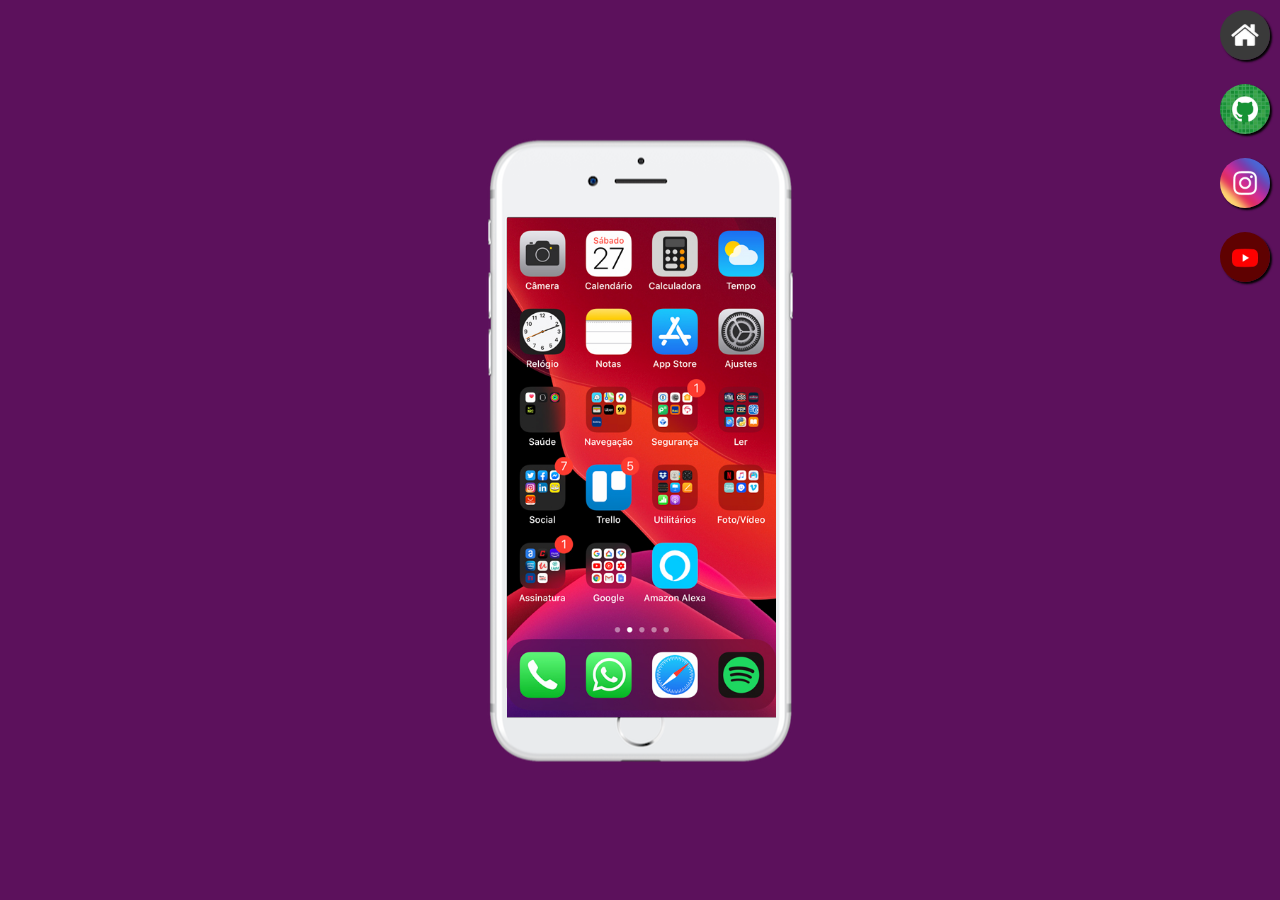
<file: index.html>
<!DOCTYPE html>
<html lang="pt-br">

<head>
  <meta charset="UTF-8">
  <meta name="viewport" content="width=device-width, initial-scale=1.0">
  <title>Redes Sociais</title>
  <link rel="shortcut icon" href="imagens/favicon.ico" type="image/x-icon">
  <link rel="stylesheet" href="estilos/style.css">
</head>

<body>
  <main> <!--ID TELEFONE FICARA AS CONFIG DO TELEFONE-->
    <section id="telefone">

      <iframe src="../home.html" frameborder="0" id="tela" name="tela"></iframe>

    </section> <!--Será as config dos icones-->
    <section id="redes-sociais">

      <a href="home.html" target="tela"><img src="imagens/logo-home.jpg" alt="home"></a><br>

      <a href="github.html" target="tela"><img src="imagens/logo-github.jpg" alt="github"></a><br>

      <a href="instagram.html" target="tela"><img src="imagens/logo-instagram.jpg" alt="instagram"></a><br>

      <a href="youtube.html" target="tela"><img src="imagens/logo-youtube.jpg" alt="youtube"></a>
    </section>
  </main>
</body>

</html>
</file>
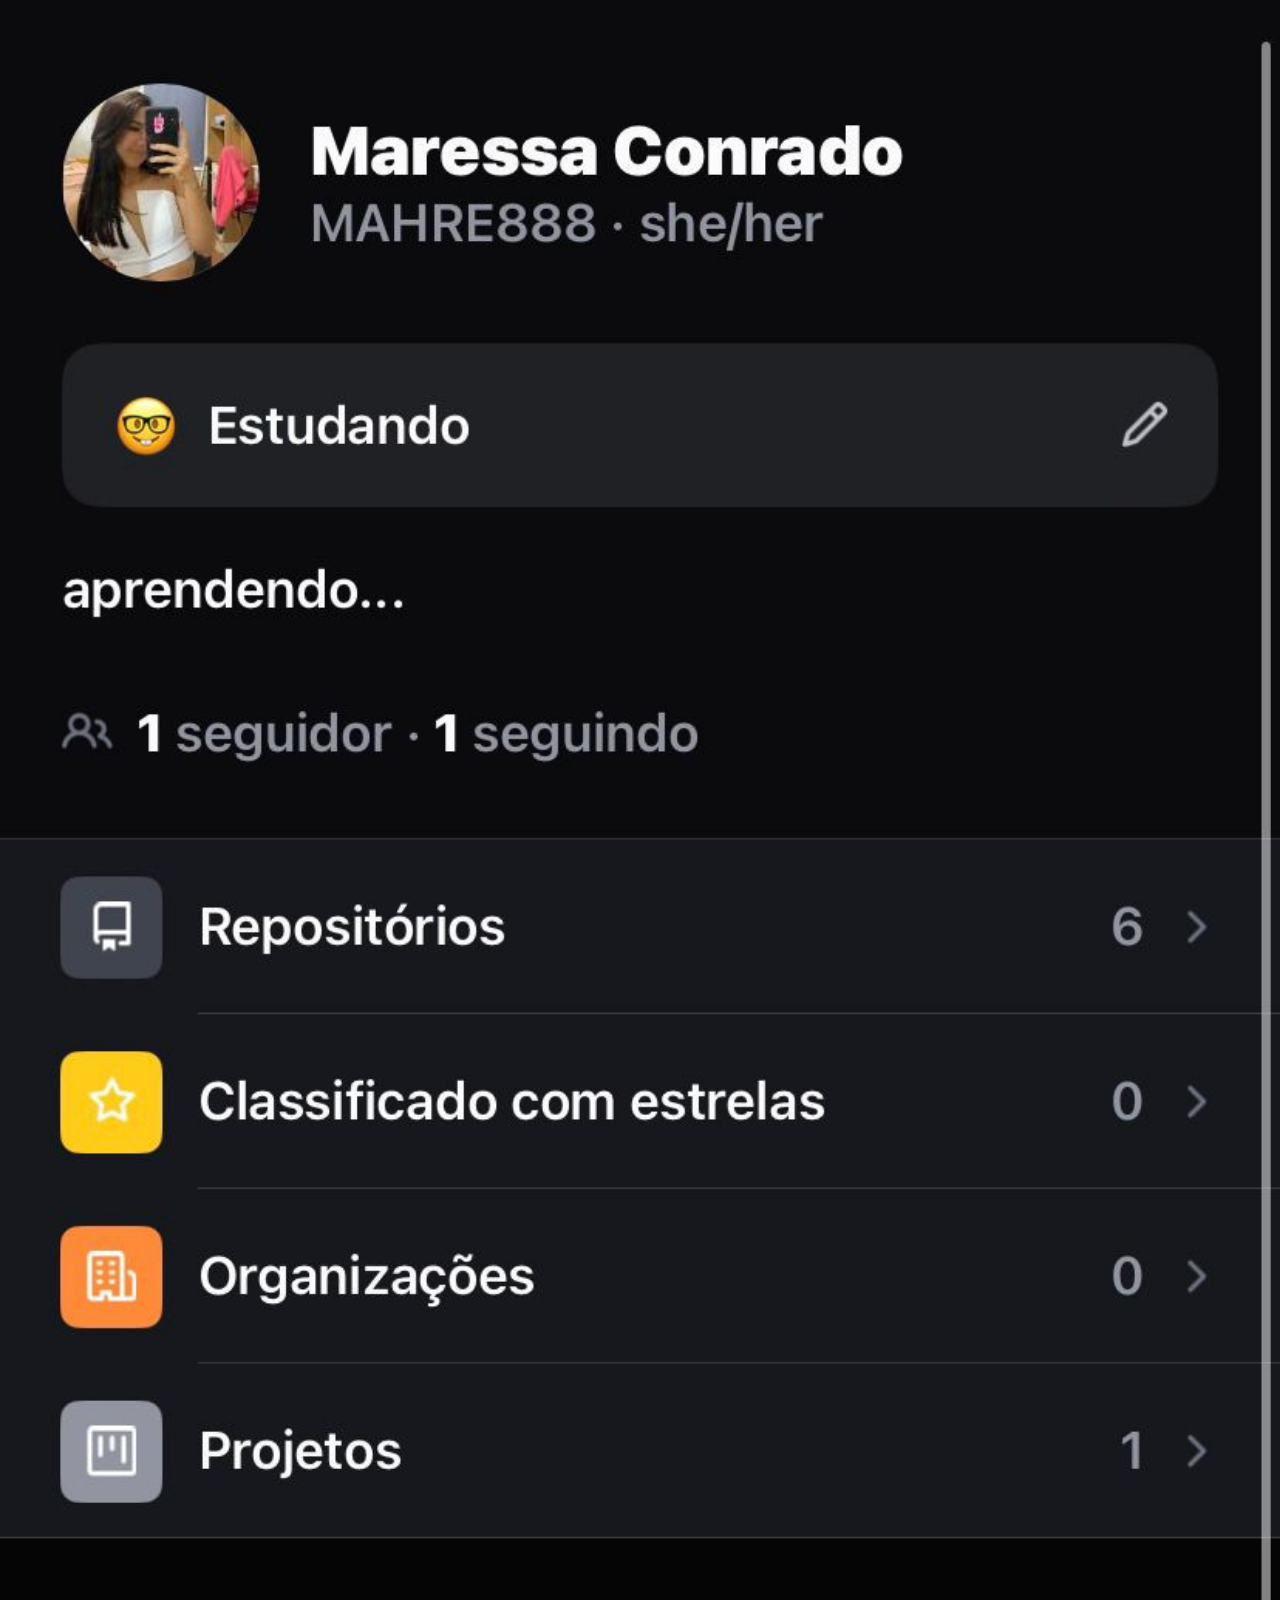
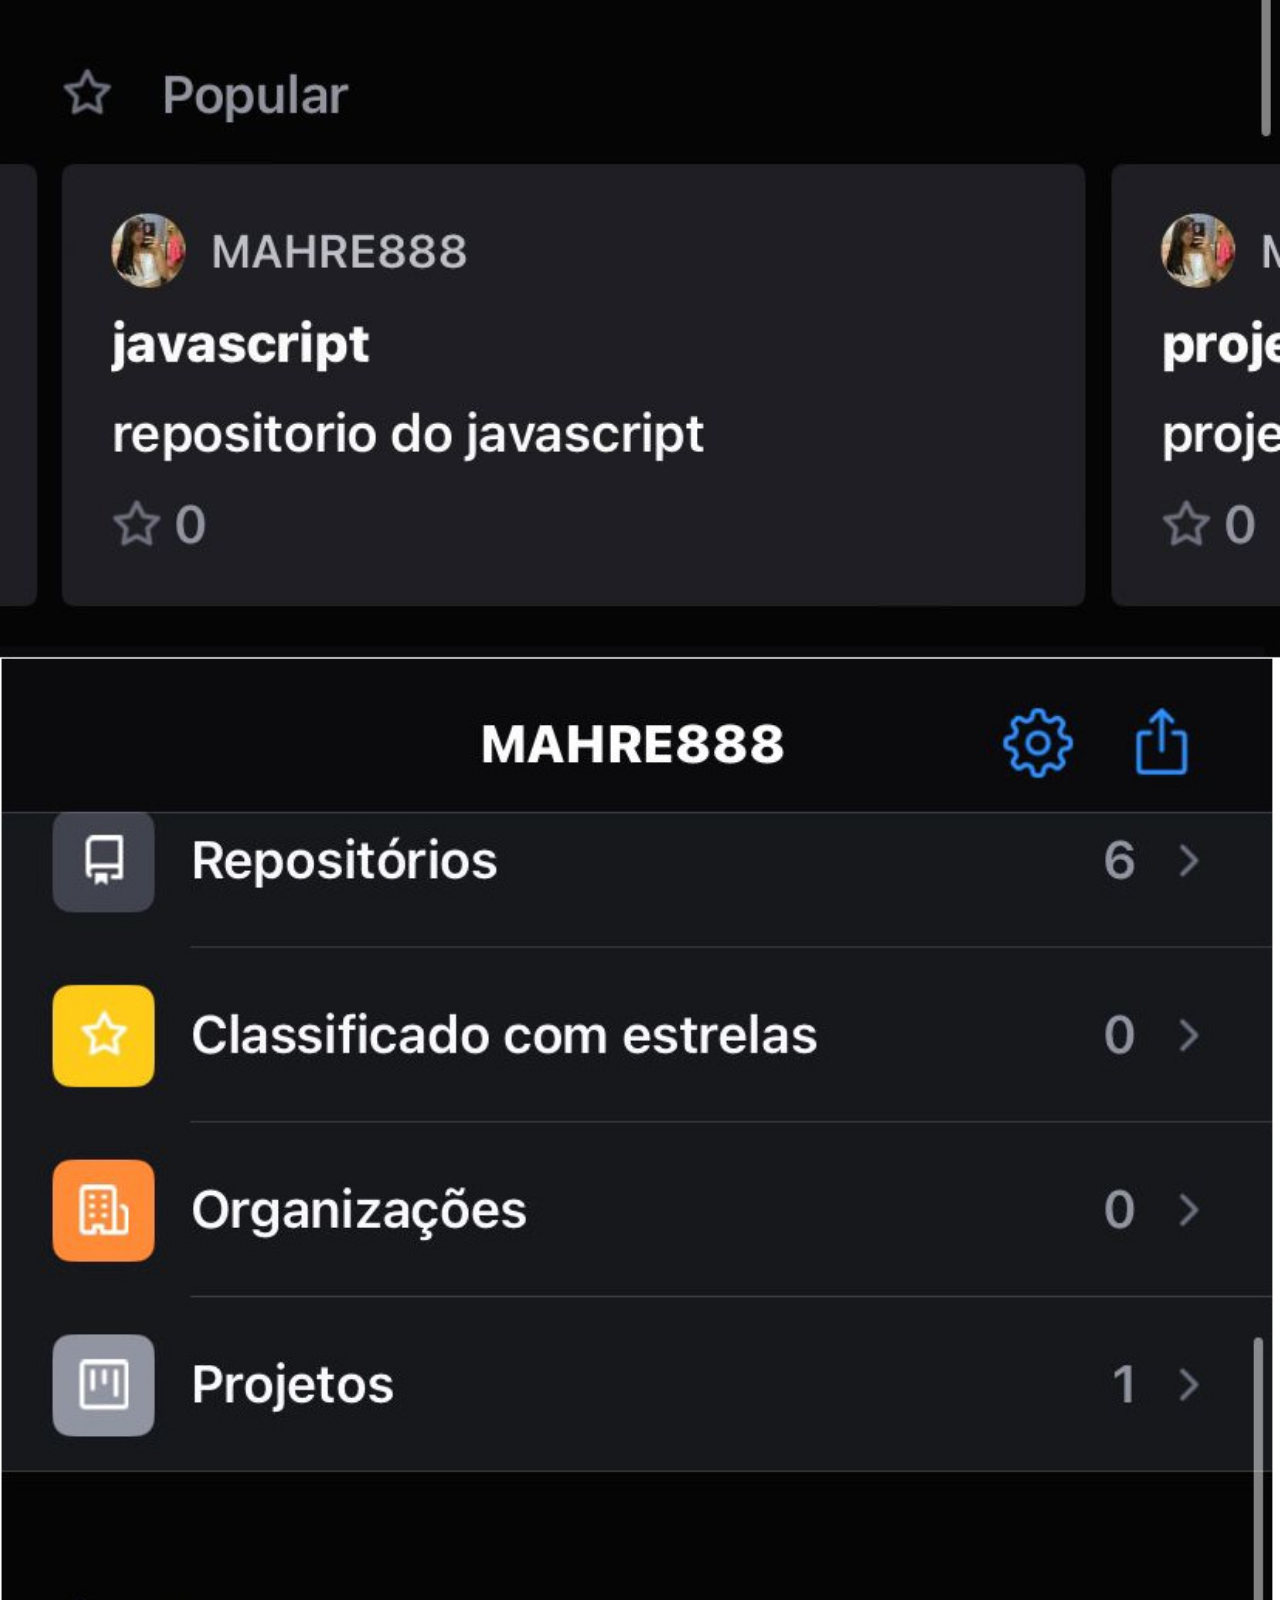
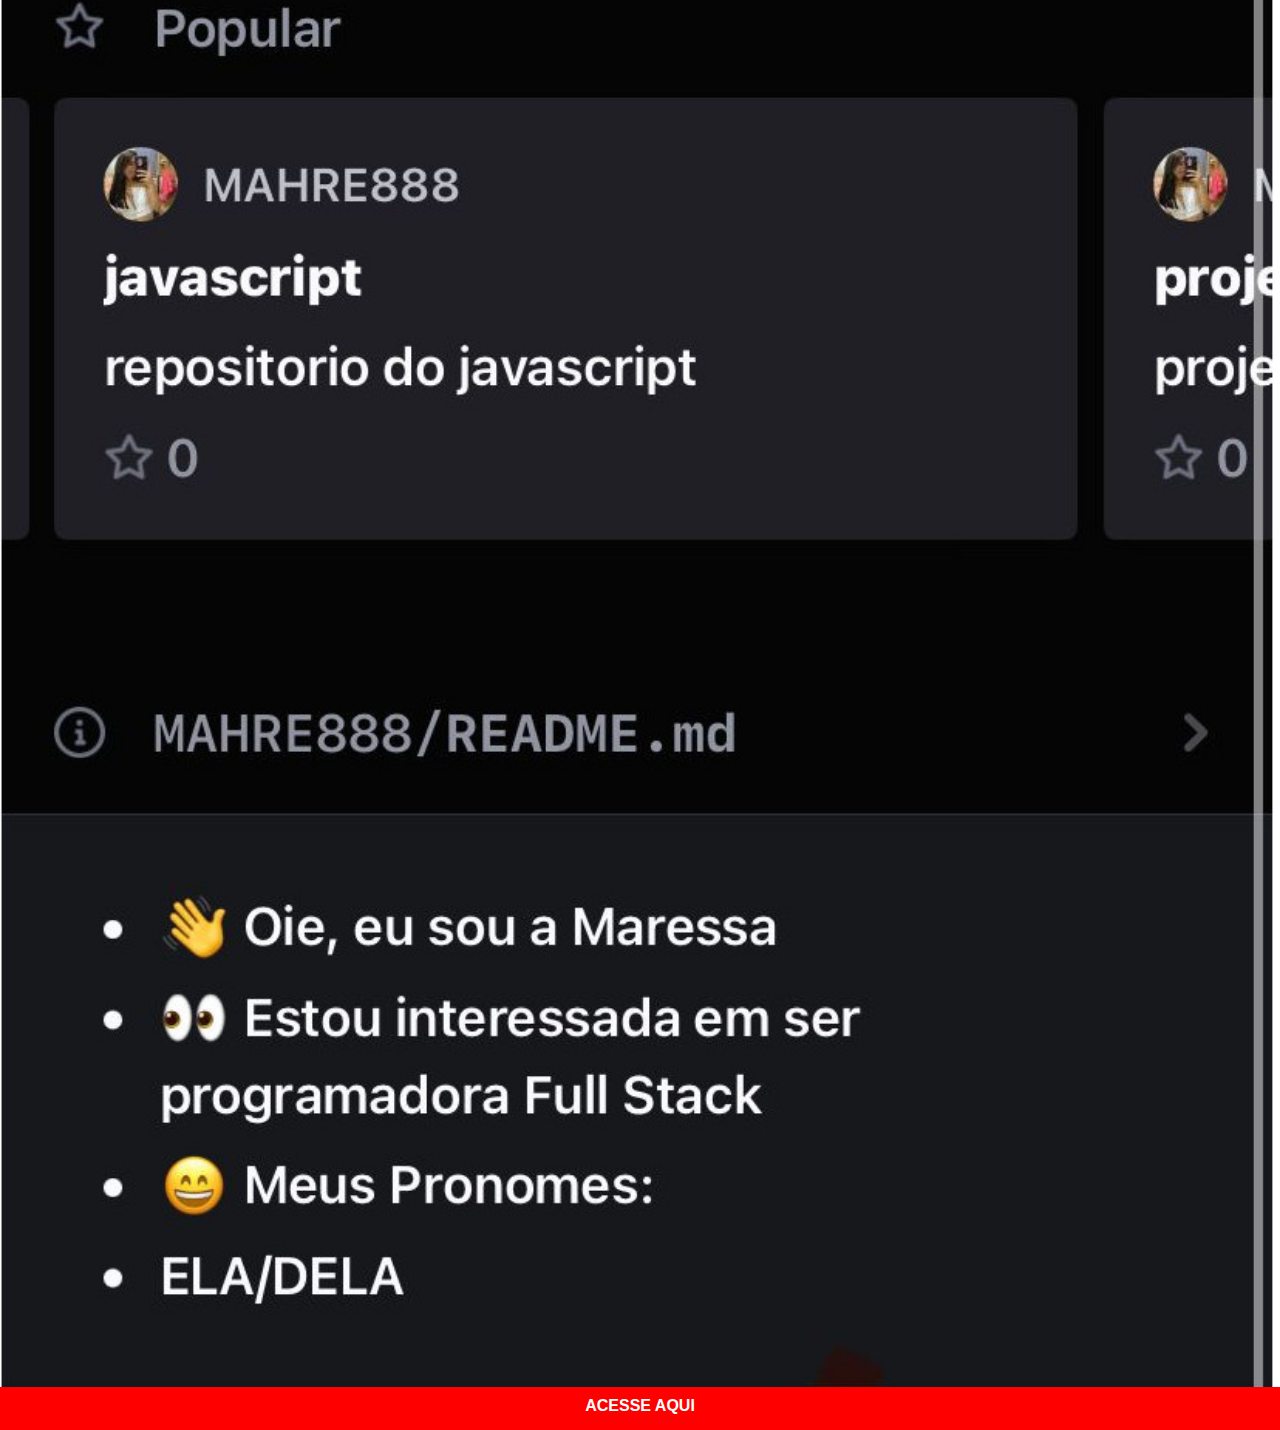
<file: github.html>
<!DOCTYPE html>
<html lang="pt-br">

<head>
  <meta charset="UTF-8">
  <meta name="viewport" content="width=device-width, initial-scale=1.0">
  <title>Youtube</title>
  <link rel="stylesheet" href="estilos/social.css">
</head>

<body>
  <img src="imagens/git-tela.jpeg" alt="Github">
  <a href="https://github.com/MAHRE888" target="_blank">ACESSE AQUI</a>
</body>

</html>
</file>
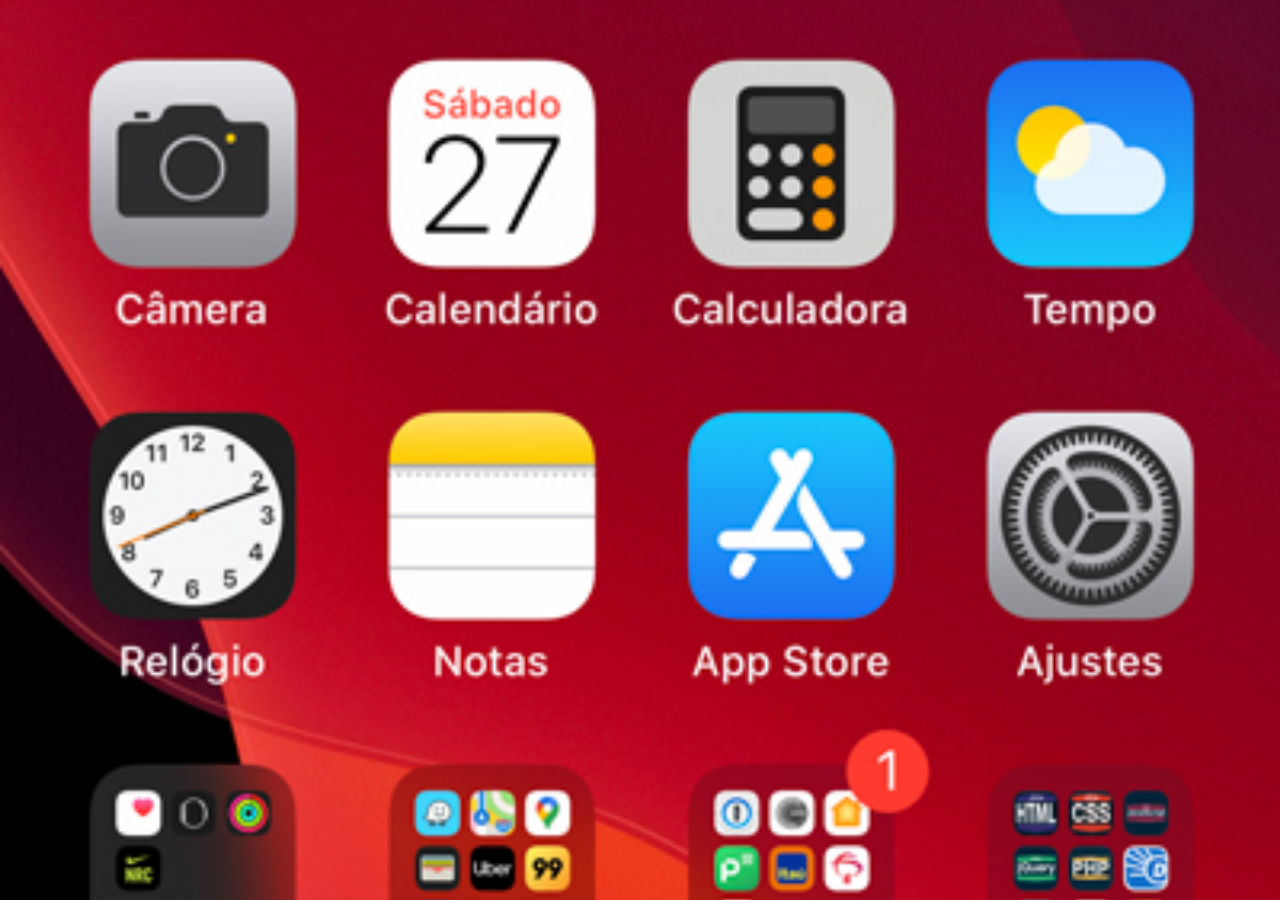
<file: home.html>
<!DOCTYPE html>
<html lang="pt-br">

<head>
  <meta charset="UTF-8">
  <meta name="viewport" content="width=device-width, initial-scale=1.0">
  <title>Home</title>
  <style>
    * {
      margin: 0px;
      padding: 0px;
    }

    body {
      width: 100vw;
      height: 100vh;
      background: black url(imagens/tela-home.jpg) no-repeat top center;
      background-size: cover;
    }
  </style>
</head>

<body>

</body>

</html>
</file>
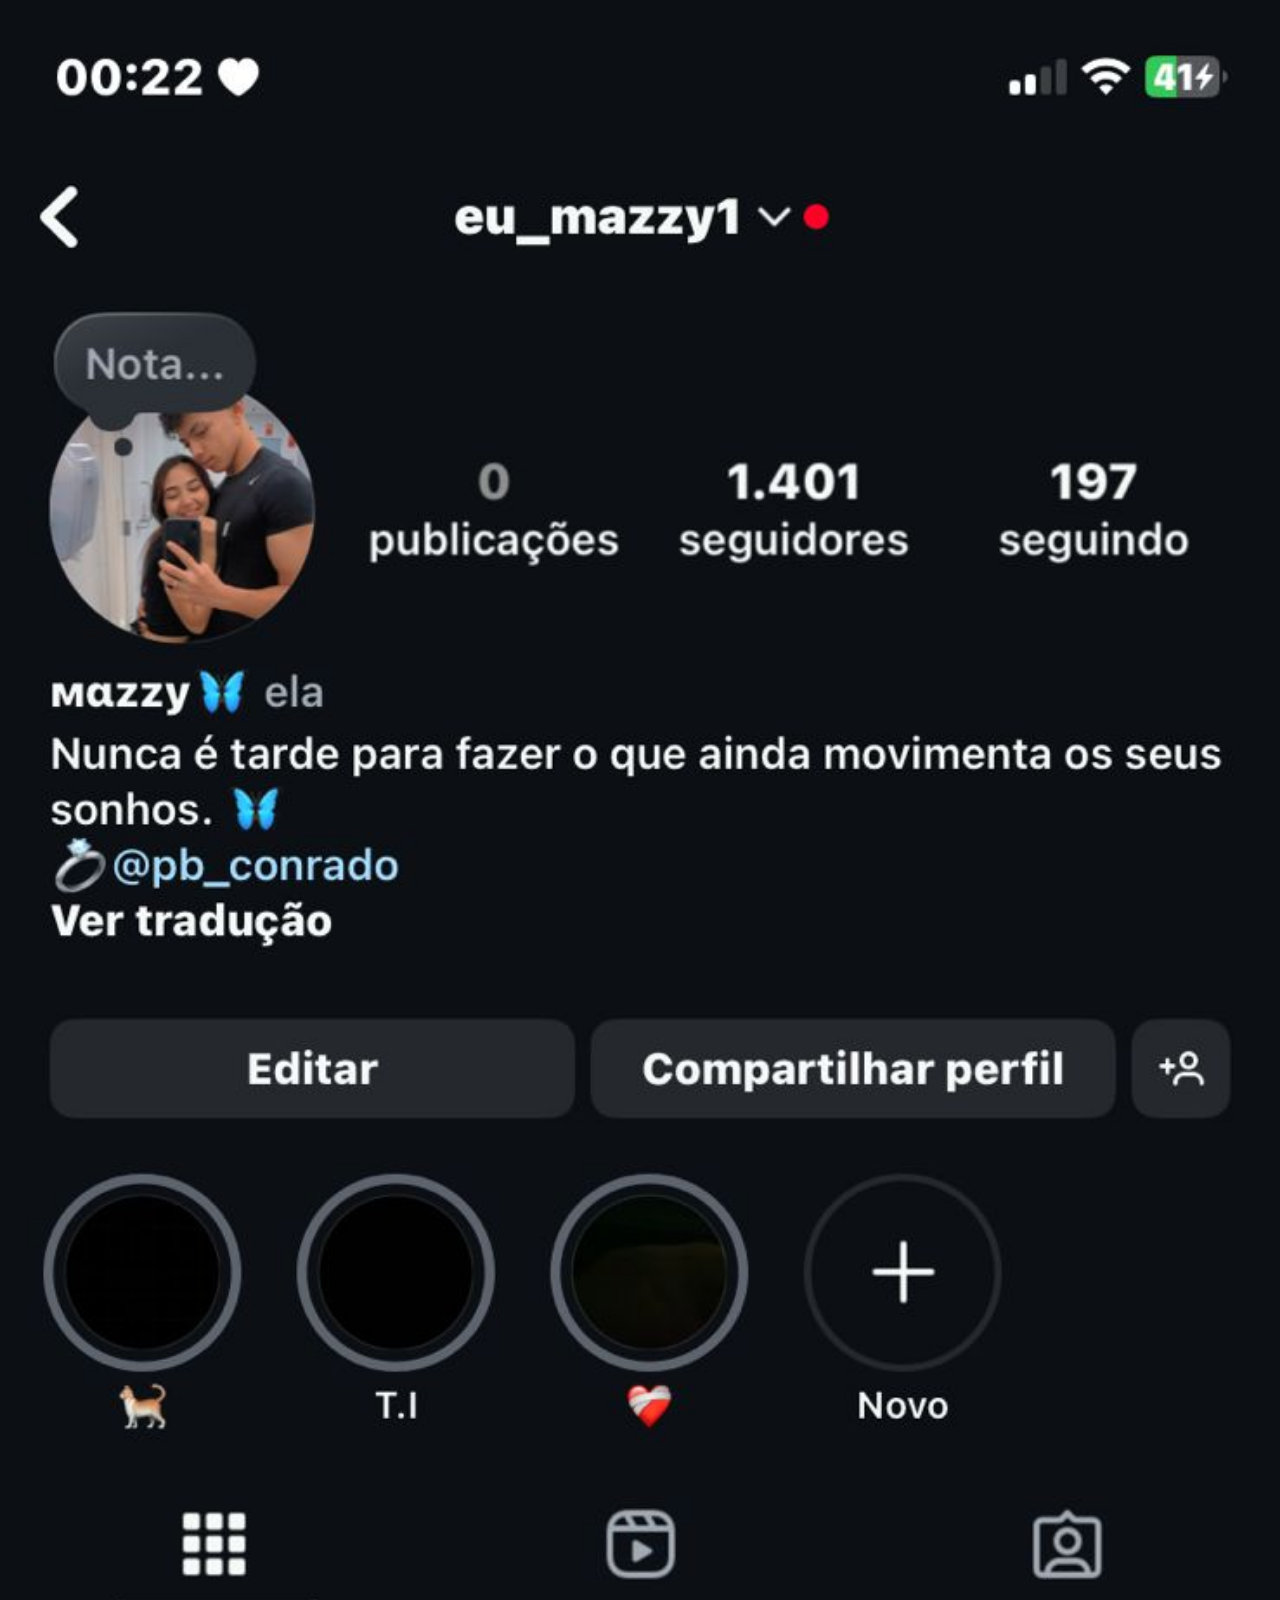
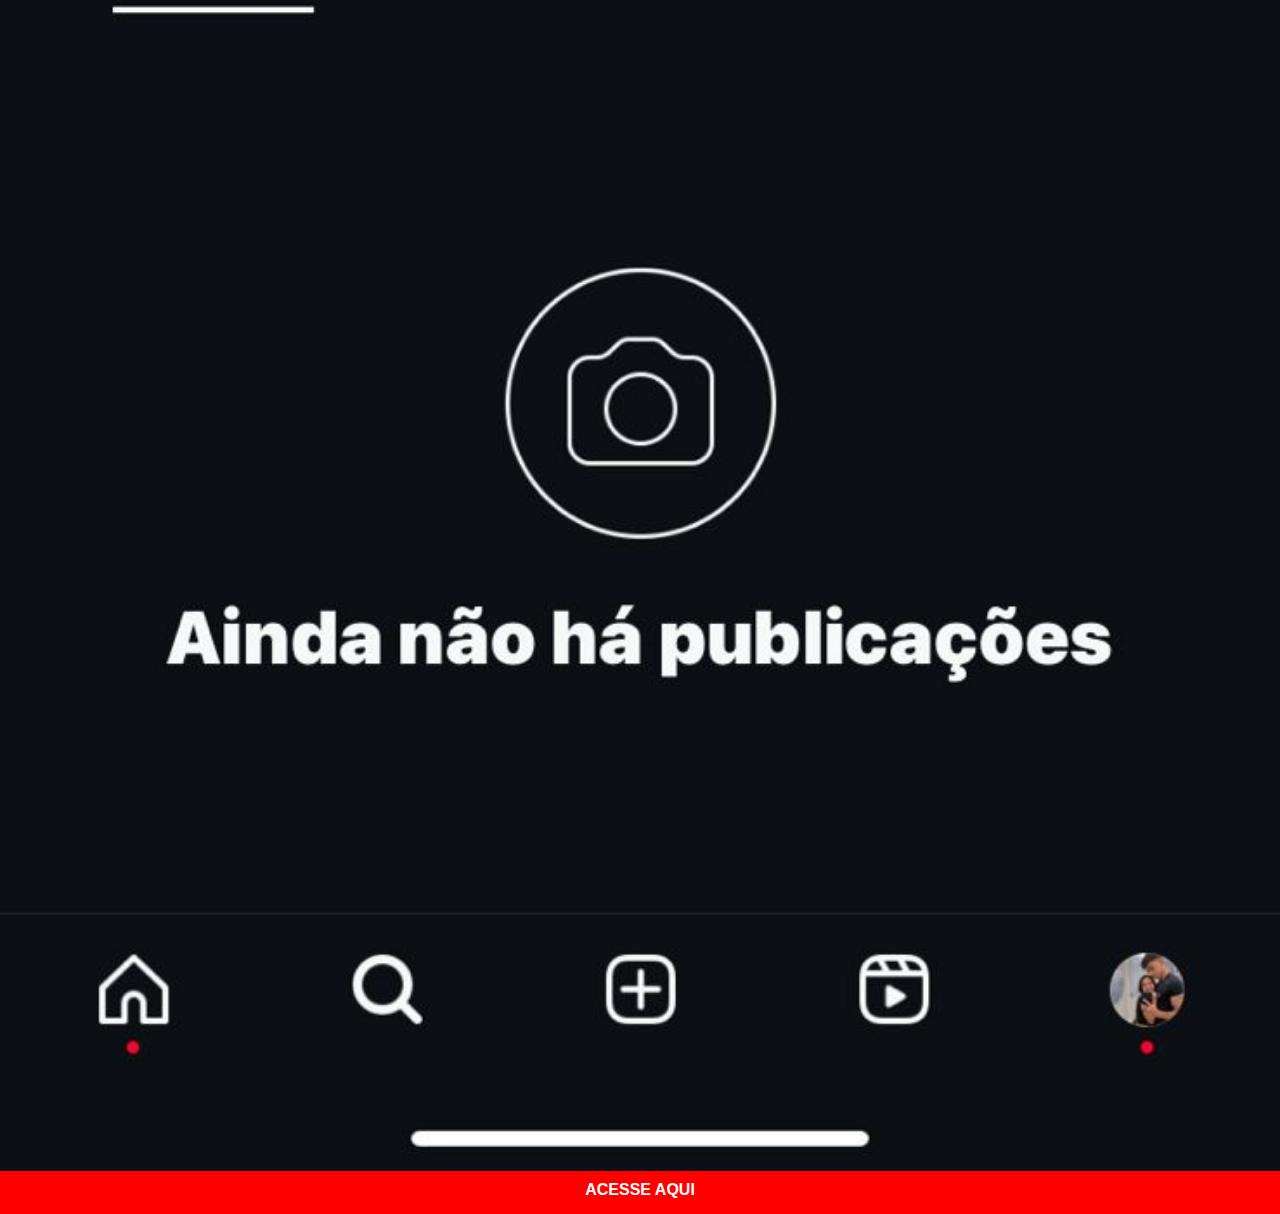
<file: instagram.html>
<!DOCTYPE html>
<html lang="pt-br">

<head>
  <meta charset="UTF-8">
  <meta name="viewport" content="width=device-width, initial-scale=1.0">
  <title>Youtube</title>
  <link rel="stylesheet" href="estilos/social.css">
</head>

<body>
  <img src="imagens/instagram-tela.jpeg" alt="Instagram">
  <a href="https://www.instagram.com/eu_mazzy1?igsh=aWFnMTNuOXF6NDhi&utm_source=qr" target="_blank">ACESSE AQUI</a>
</body>

</html>
</file>
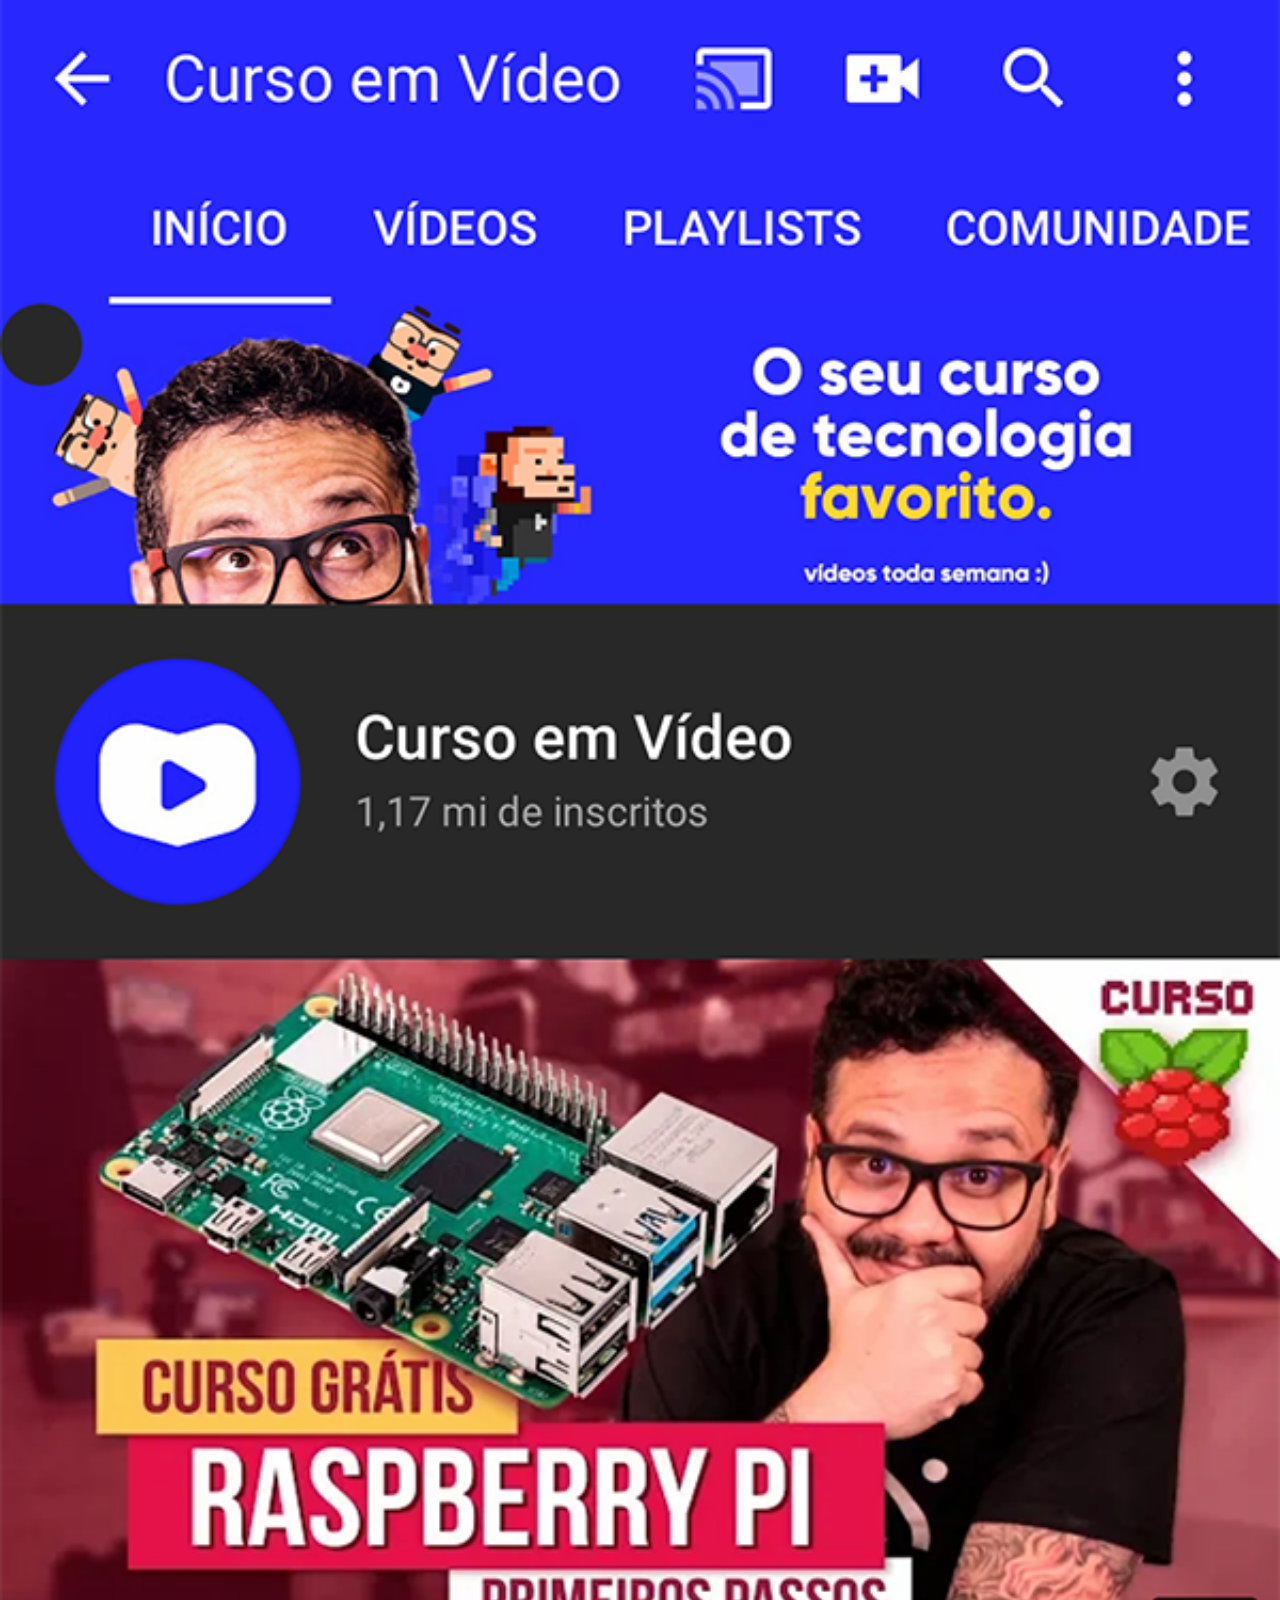
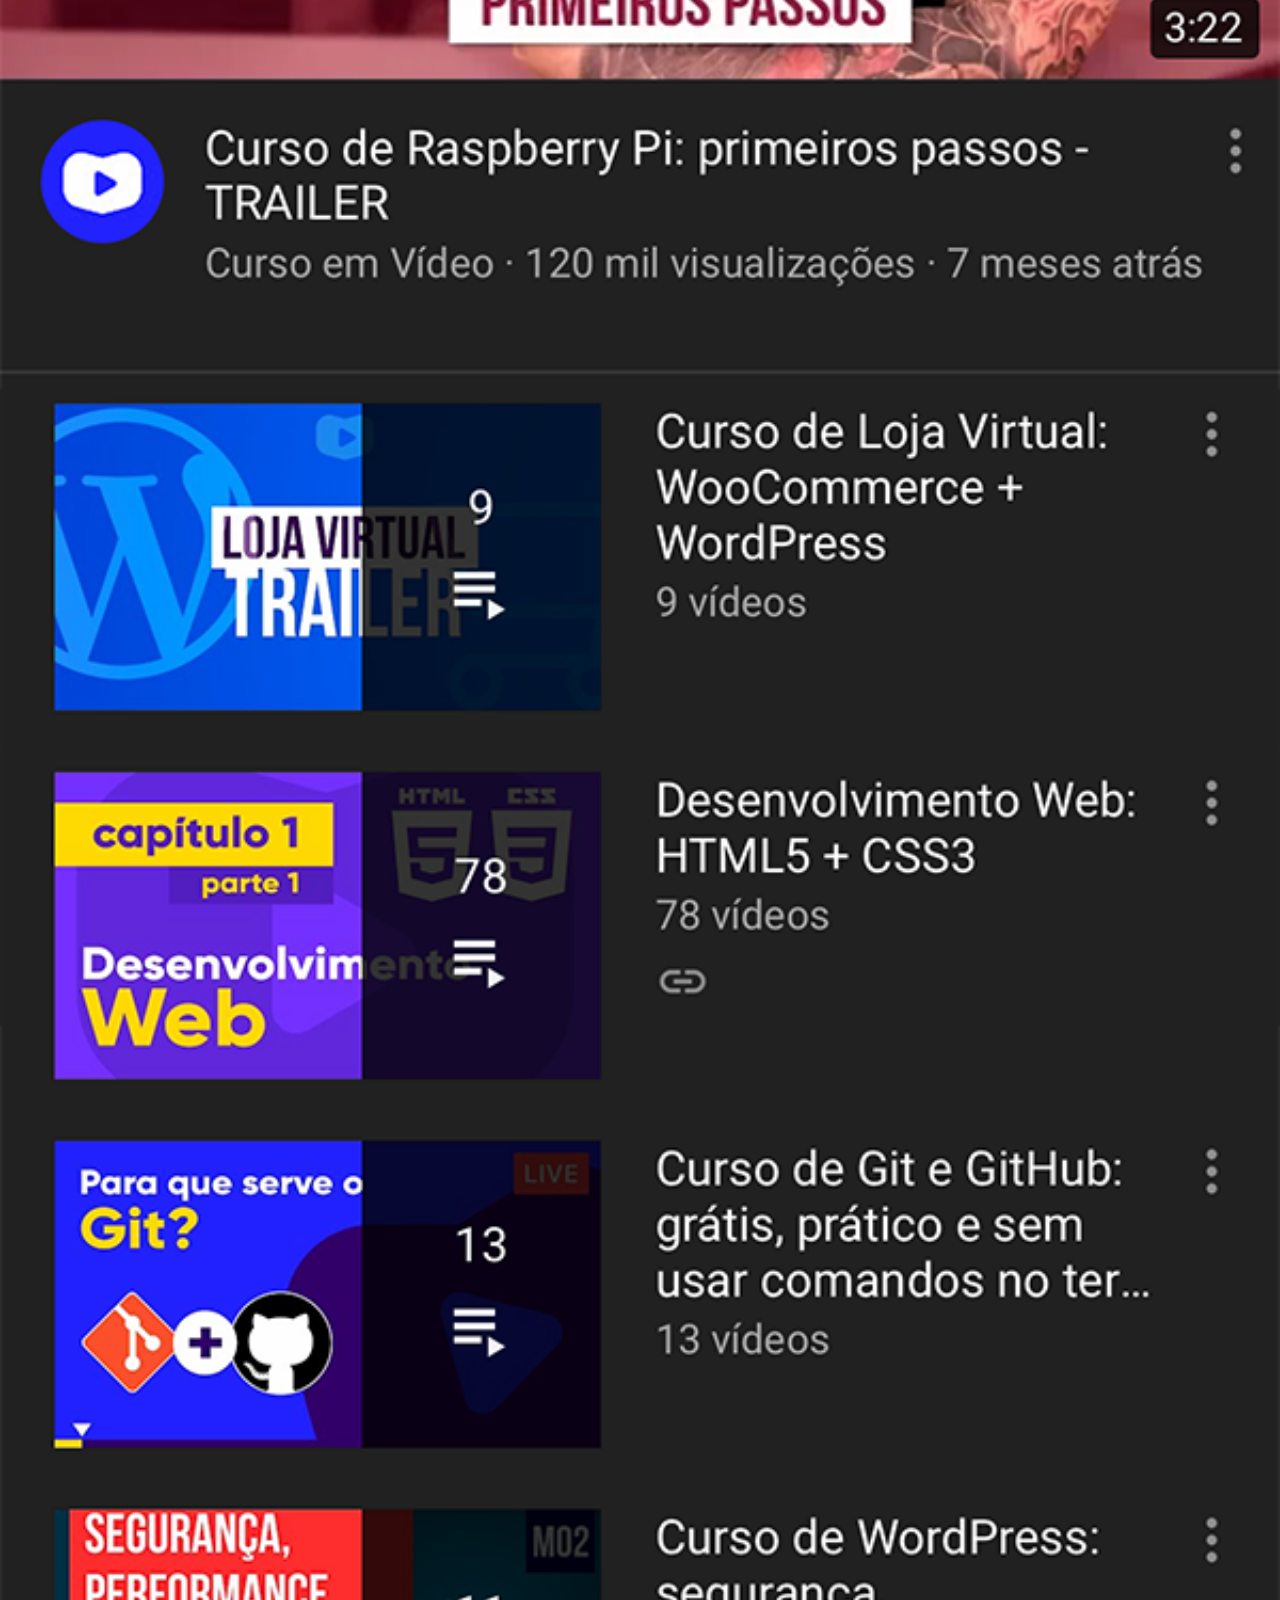
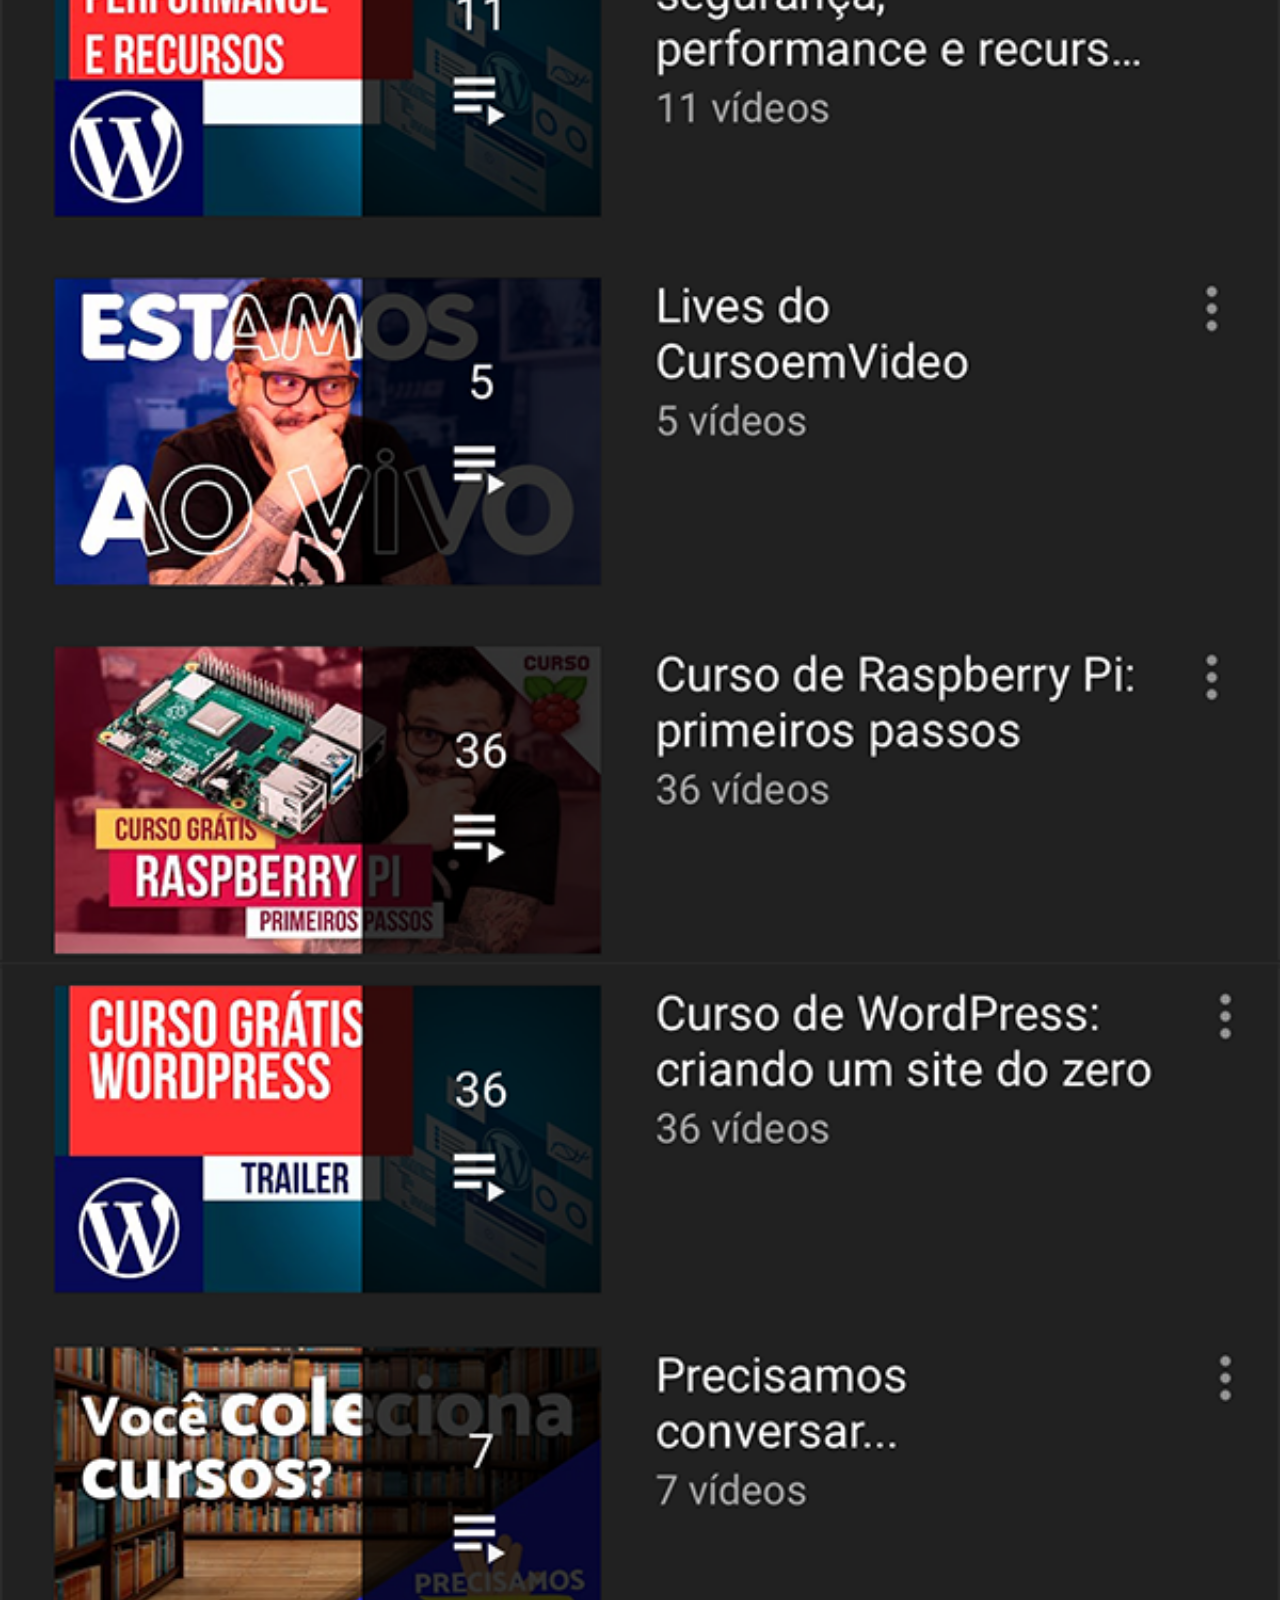
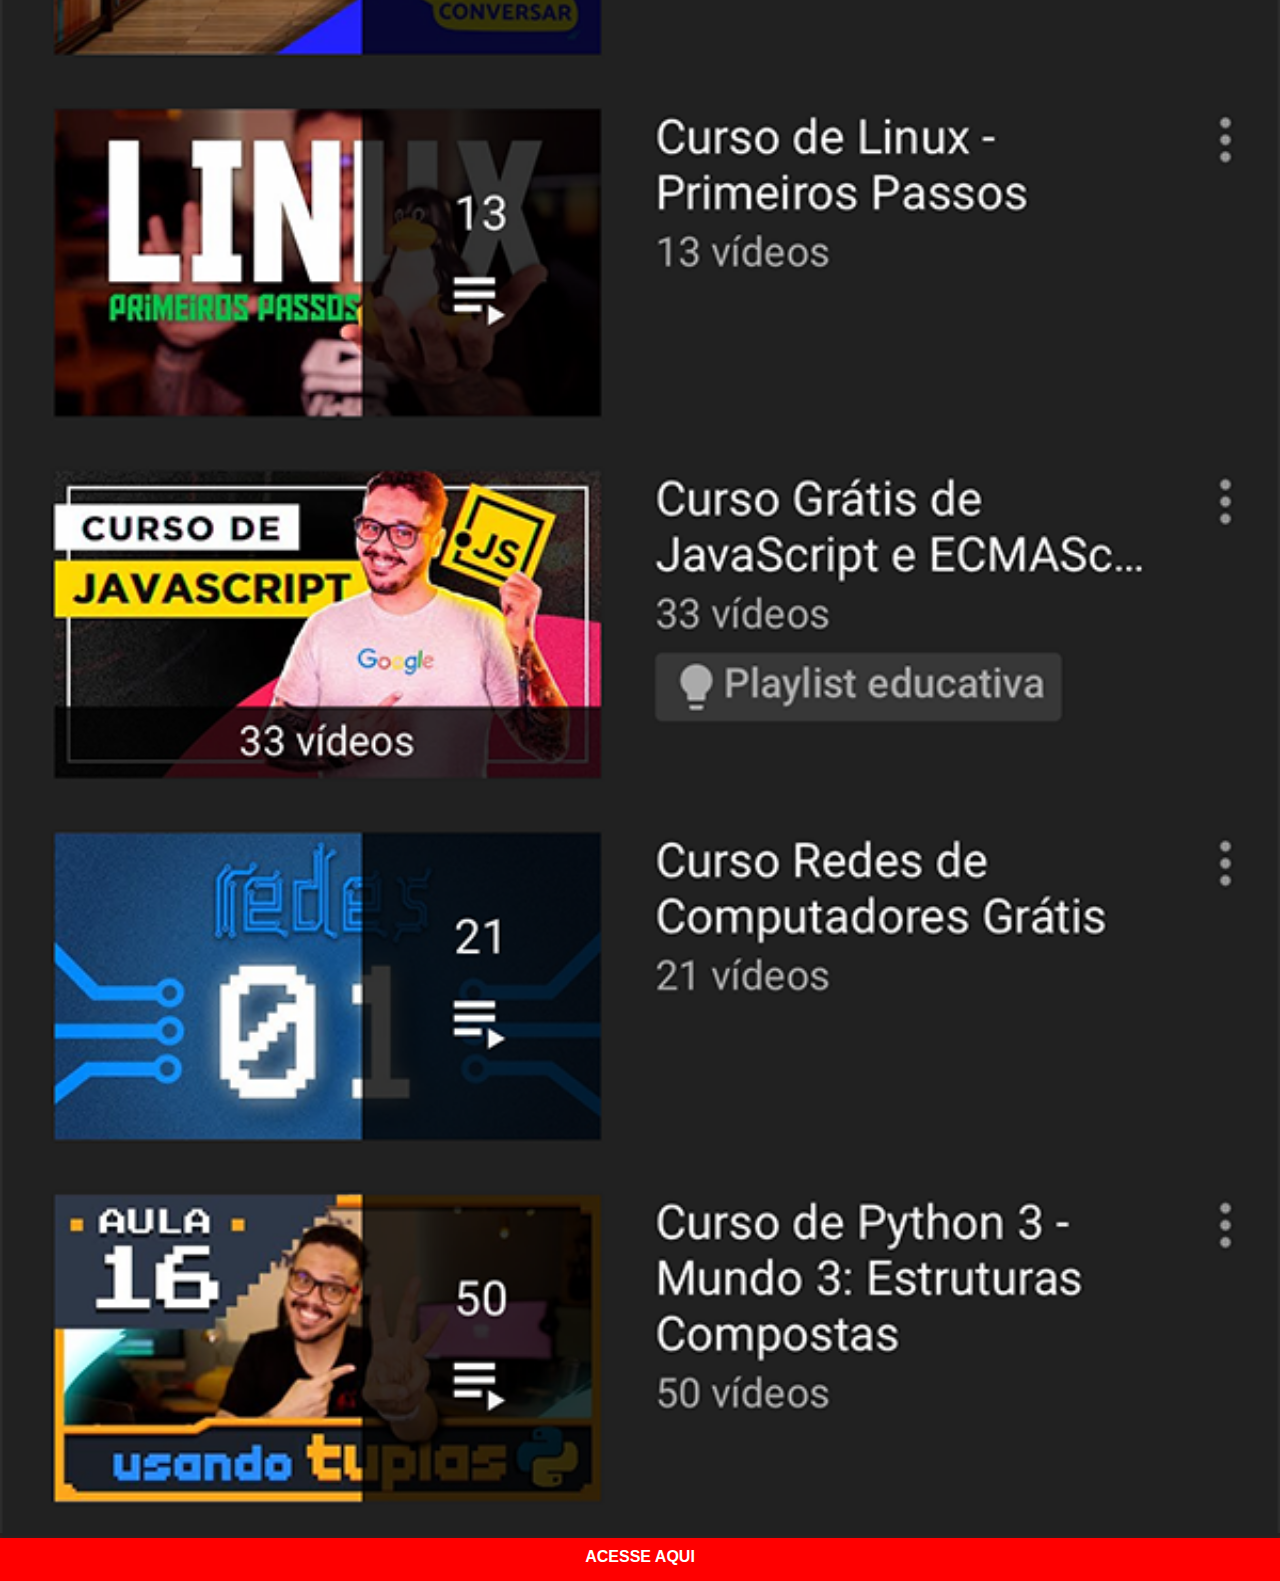
<file: youtube.html>
<!DOCTYPE html>
<html lang="pt-br">

<head>
  <meta charset="UTF-8">
  <meta name="viewport" content="width=device-width, initial-scale=1.0">
  <title>Youtube</title>
  <link rel="stylesheet" href="estilos/social.css">
</head>

<body>
  <img src="imagens/tela-youtube.png" alt="Youtube">
  <a href="https://www.youtube.com/c/CursoemV%C3%ADdeo/playlists" target="_blank"> ACESSE AQUI</a>
</body>

</html>
</file>
<file: estilos/style.css>
@charset "UTF-8";

* {
  margin: 0px;
  padding: 0px;
  font-family: Arial, Helvetica, sans-serif;
}

html,
body {
  height: 100vh;
  width: 100vw;
}
body {
  background-color: rgb(92, 17, 92);
}
main {
  position: relative;
  height: 100vh;
}

section#telefone {
  position: absolute;
  top: 50%;
  left: 50%;
  transform: translate(-50%, -50%);
  height: 625px;
  width: 310px;

  background: url(../imagens/frame-iphone.png) no-repeat;
}
iframe#tela {
  position: relative;
  top: 80px;
  left: 22px;
  width: 269px;
  height: 500px;
}
#redes-sociais img:hover {
  border: 2px solid rgb(232, 232, 232);
  transform: translate(-3px, -3px); /*EFEITO DE LEVANTAR OS ICONES*/
  box-shadow: 4px 4px 4px black;
  transition: 0.5s;
}
section#redes-sociais {
  text-align: right;
}
section#redes-sociais img {
  width: 50px; /*largura*/
  border-radius: 50%;
  margin: 10px; /*Para separar*/
  box-shadow: 2px 2px 2px rgb(4, 4, 4);
  box-sizing: border-box; /*DEIXA O BRANCO CERTINHO NOS ICONES*/
}
</file>
<file: estilos/social.css>
@charset "UTF-8";

* {
  margin: 0px;
  padding: 0px;
  font-family: Arial, Helvetica, sans-serif;
}

::-webkit-scrollbar {
  /*Tira a scrolagem do site*/
  width: 0px;
  height: 0px;
}

a {
  text-decoration: none;
  font-weight: bolder;
  color: white;
  text-align: center;
  display: block;
  padding: 15px;
  background-color: rgb(255, 0, 0);
}

img {
  width: 100vw;
  padding: 0px;
  margin-bottom: -9px;
  /*PARA A IMAGEM PREENCHER A TELA*/
}
</file>
